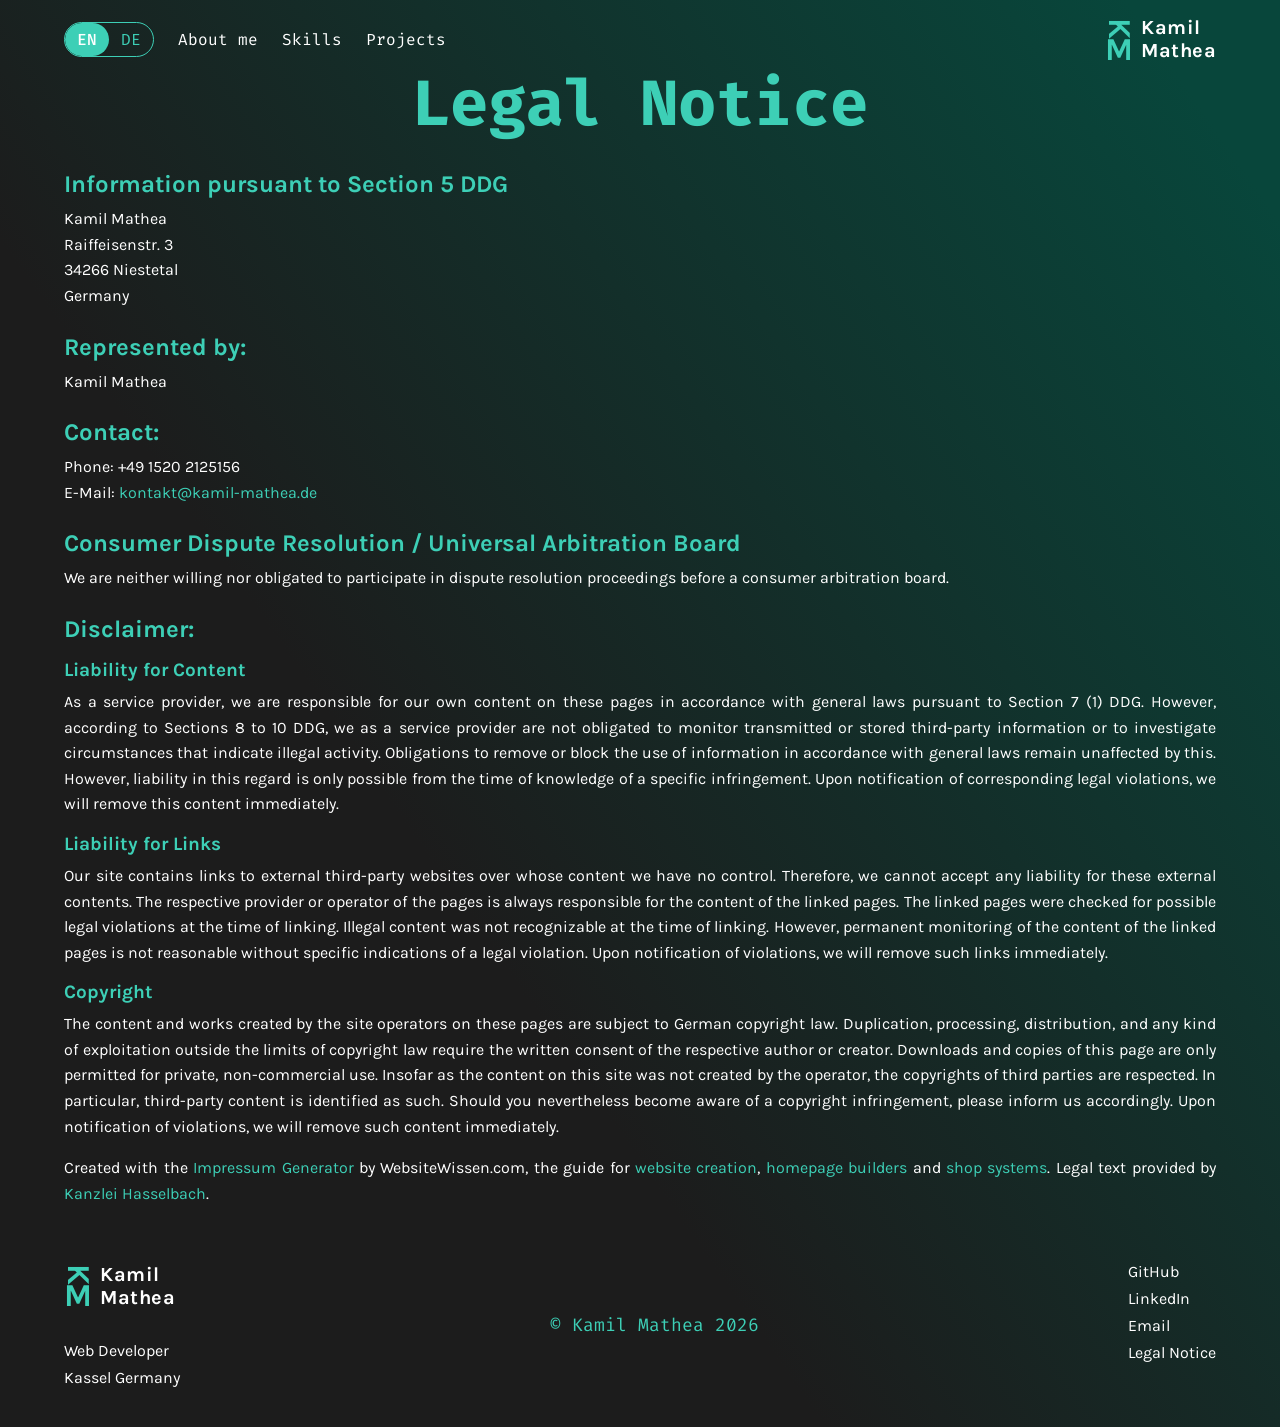
<file: imprint.html>
<!DOCTYPE html>
<html lang="en">

<head>
    <meta charset="UTF-8">
    <meta name="viewport" content="width=device-width, initial-scale=1.0">

    <link rel="shortcut icon" href="./assets/img/others/favicon.svg" type="image/x-icon">

    <title>Kamil Mathea - Portfolio</title>
    <link rel="stylesheet" href="./styles/fonts.css">
    <link rel="stylesheet" href="./styles/standard.css">
    <link rel="stylesheet" href="./styles/variables.css">
    <link rel="stylesheet" href="./styles/layout.css">
    <link rel="stylesheet" href="./styles/layout-responsive.css">
</head>

<body class="bg-gradient">
    <header>
        <a href="index.html" class="logo" aria-label="Kamil Mathea Portfolio Home">
            <div class="logo-monogram">
                <span class="letter-k">K</span>
                <span class="letter-m">M</span>
            </div>
            <div class="logo-text">
                <span>Kamil</span>
                <span>Mathea</span>
            </div>
        </a>

        <button id="burger-btn" class="burger-menu" aria-label="Toggle navigation">
            <span></span>
            <span></span>
            <span></span>
        </button>

        <a href="index.html" onclick="history.back(); return false;" class="back-btn"
            aria-label="Return to the previous page">
            <img src="../assets/img/others/left.svg" alt="" class="back-btn-icon">
        </a>

        <nav id="nav-menu">
            <div class="header-container">
                <button id="lang-toggle-btn" class="lang-switch" aria-label="Change language"
                    onclick="toggleLanguage()">
                    <span id="lang-en" class="lang-option active">EN</span>
                    <span id="lang-de" class="lang-option">DE</span>
                </button>
                <ul>
                    <li><a href="index.html#about" data-translate="nav_about">About me</a></li>
                    <li><a href="index.html#skills" data-translate="nav_skills">Skills</a></li>
                    <li><a href="index.html#projects" data-translate="nav_projects">Projects</a></li>
                </ul>
            </div>
        </nav>
    </header>

    <main class="content-wrapper legal-content">

        <h1 data-translate="imprint_title">Legal Notice</h1>

        <h2 data-translate="imprint_sec5_title">Information pursuant to Section 5 DDG</h2>
        <p>
            Kamil Mathea<br>
            Raiffeisenstr. 3<br>
            34266 Niestetal<br>
            <span data-translate="imprint_country">Germany</span>
        </p>

        <h2 data-translate="imprint_rep_title">Represented by:</h2>
        <p>
            Kamil Mathea
        </p>

        <h2 data-translate="imprint_contact_title">Contact:</h2>
        <p>
            <span data-translate="imprint_phone_label">Phone:</span> +49 1520 2125156<br>
            <span data-translate="imprint_email_label">E-Mail:</span> <a
                href="mailto:kontakt@kamil-mathea.de">kontakt@kamil-mathea.de</a>
        </p>

        <h2 data-translate="imprint_dispute_title">Consumer Dispute Resolution / Universal Arbitration Board</h2>
        <p data-translate="imprint_dispute_text">
            We are neither willing nor obligated to participate in dispute resolution proceedings before a consumer
            arbitration board.
        </p>

        <h2 data-translate="imprint_disclaimer_title">Disclaimer:</h2>

        <h3 data-translate="imprint_liability_content_title">Liability for Content</h3>
        <p data-translate="imprint_liability_content_text">
            As a service provider, we are responsible for our own content on these pages in accordance with general laws
            pursuant to Section 7 (1) DDG. However, according to Sections 8 to 10 DDG, we as a service provider are not
            obligated to monitor transmitted or stored third-party information or to investigate circumstances that
            indicate illegal activity. Obligations to remove or block the use of information in accordance with general
            laws remain unaffected by this. However, liability in this regard is only possible from the time of
            knowledge of a specific infringement. Upon notification of corresponding legal violations, we will remove
            this content immediately.
        </p>

        <h3 data-translate="imprint_liability_links_title">Liability for Links</h3>
        <p data-translate="imprint_liability_links_text">
            Our site contains links to external third-party websites over whose content we have no control. Therefore,
            we cannot accept any liability for these external contents. The respective provider or operator of the pages
            is always responsible for the content of the linked pages. The linked pages were checked for possible legal
            violations at the time of linking. Illegal content was not recognizable at the time of linking. However,
            permanent monitoring of the content of the linked pages is not reasonable without specific indications of a
            legal violation. Upon notification of violations, we will remove such links immediately.
        </p>

        <h3 data-translate="imprint_copyright_title">Copyright</h3>
        <p data-translate="imprint_copyright_text">
            The content and works created by the site operators on these pages are subject to German copyright law.
            Duplication, processing, distribution, and any kind of exploitation outside the limits of copyright law
            require the written consent of the respective author or creator. Downloads and copies of this page are only
            permitted for private, non-commercial use. Insofar as the content on this site was not created by the
            operator, the copyrights of third parties are respected. In particular, third-party content is identified as
            such. Should you nevertheless become aware of a copyright infringement, please inform us accordingly. Upon
            notification of violations, we will remove such content immediately.
        </p>

        <p>
            <span data-translate="imprint_source_p1">Created with the</span>
            <a href="https://impressum-generator.de" rel="dofollow">Impressum Generator</a>
            <span data-translate="imprint_source_p2">by WebsiteWissen.com, the guide for</span>
            <a href="https://websitewissen.com/website-erstellen" rel="dofollow"
                data-translate="imprint_source_link1">website creation</a>,
            <a href="https://websitewissen.com/homepage-baukasten-vergleich" rel="dofollow"
                data-translate="imprint_source_link2">homepage builders</a>
            <span data-translate="imprint_source_p3">and</span>
            <a href="https://websitewissen.com/shopsysteme-vergleich" rel="dofollow"
                data-translate="imprint_source_link3">shop systems</a>.
            <span data-translate="imprint_source_p4">Legal text provided by</span>
            <a href="https://www.kanzlei-hasselbach.de/" rel="dofollow" data-translate="imprint_source_link4">Kanzlei
                Hasselbach</a>.
        </p>
    </main>

    <footer>
        <div class="content-wrapper footer-content">
            <div class="footer-brand">
                <a href="index.html" class="logo" aria-label="Kamil Mathea Portfolio Home"
                    data-translate-attr="aria-label:footer_logo_aria">
                    <div class="logo-monogram">
                        <span class="letter-k">K</span>
                        <span class="letter-m">M</span>
                    </div>
                    <div class="logo-text">
                        <span>Kamil</span>
                        <span>Mathea</span>
                    </div>
                </a>
                <p>Web Developer</p>
                <p data-translate="footer_location">Kassel Germany</p>
            </div>

            <div class="footer-copyright">
                <p>&copy; Kamil Mathea 2026</p>
            </div>

            <nav aria-label="Footer Links" data-translate-attr="aria-label:footer_nav_aria" class="footer-nav">
                <a href="https://github.com/kamilmathea" target="_blank" rel="noopener">GitHub</a>
                <a href="https://www.linkedin.com/in/kamil-mathea-538b73426/" target="_blank" rel="noopener">LinkedIn</a>
                <a href="mailto:kontakt@kamil-mathea.de" data-translate="footer_link_email">Email</a>
                <a href="imprint.html" data-translate="footer_link_legal">Legal Notice</a>
            </nav>
        </div>
    </footer>

    <script src="./scripts/translations.js"></script>
    <script src="script.js"></script>
    <script src="./scripts/navigation.js"></script>
</body>

</html>
</file>
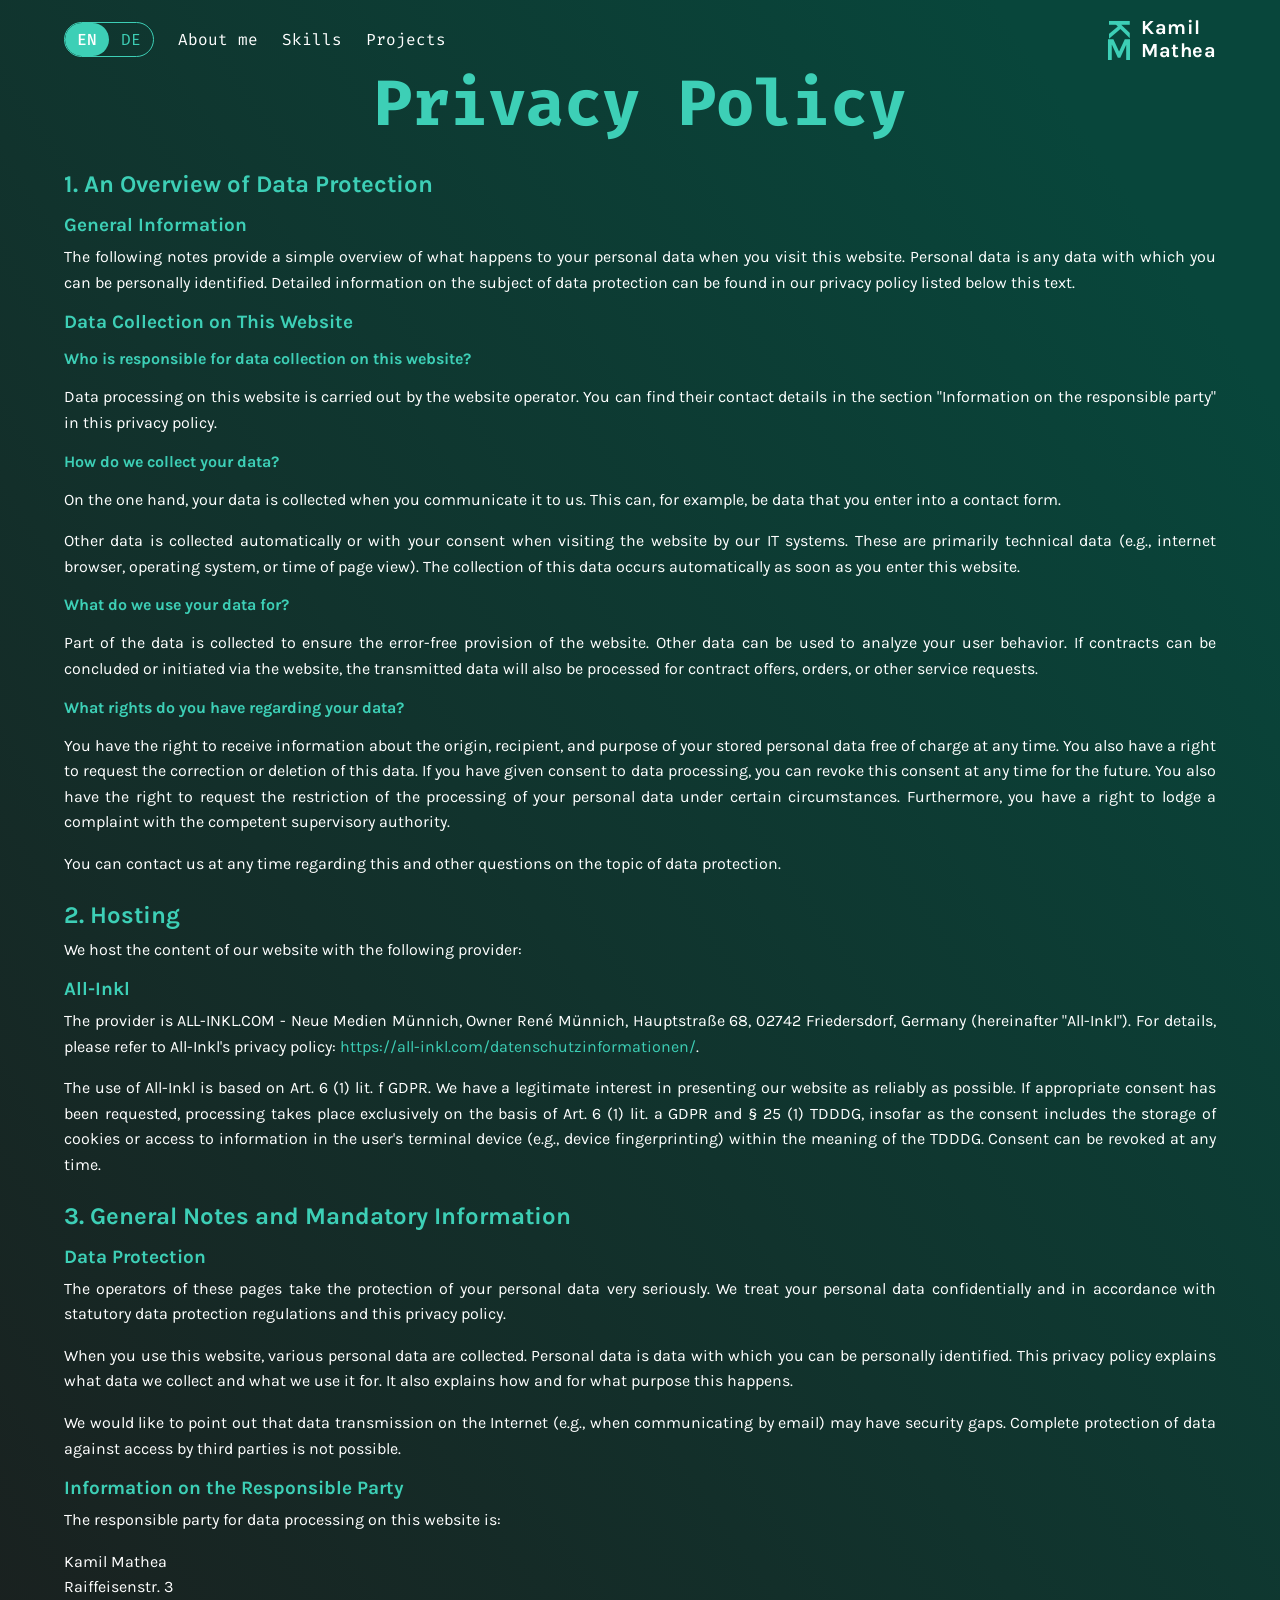
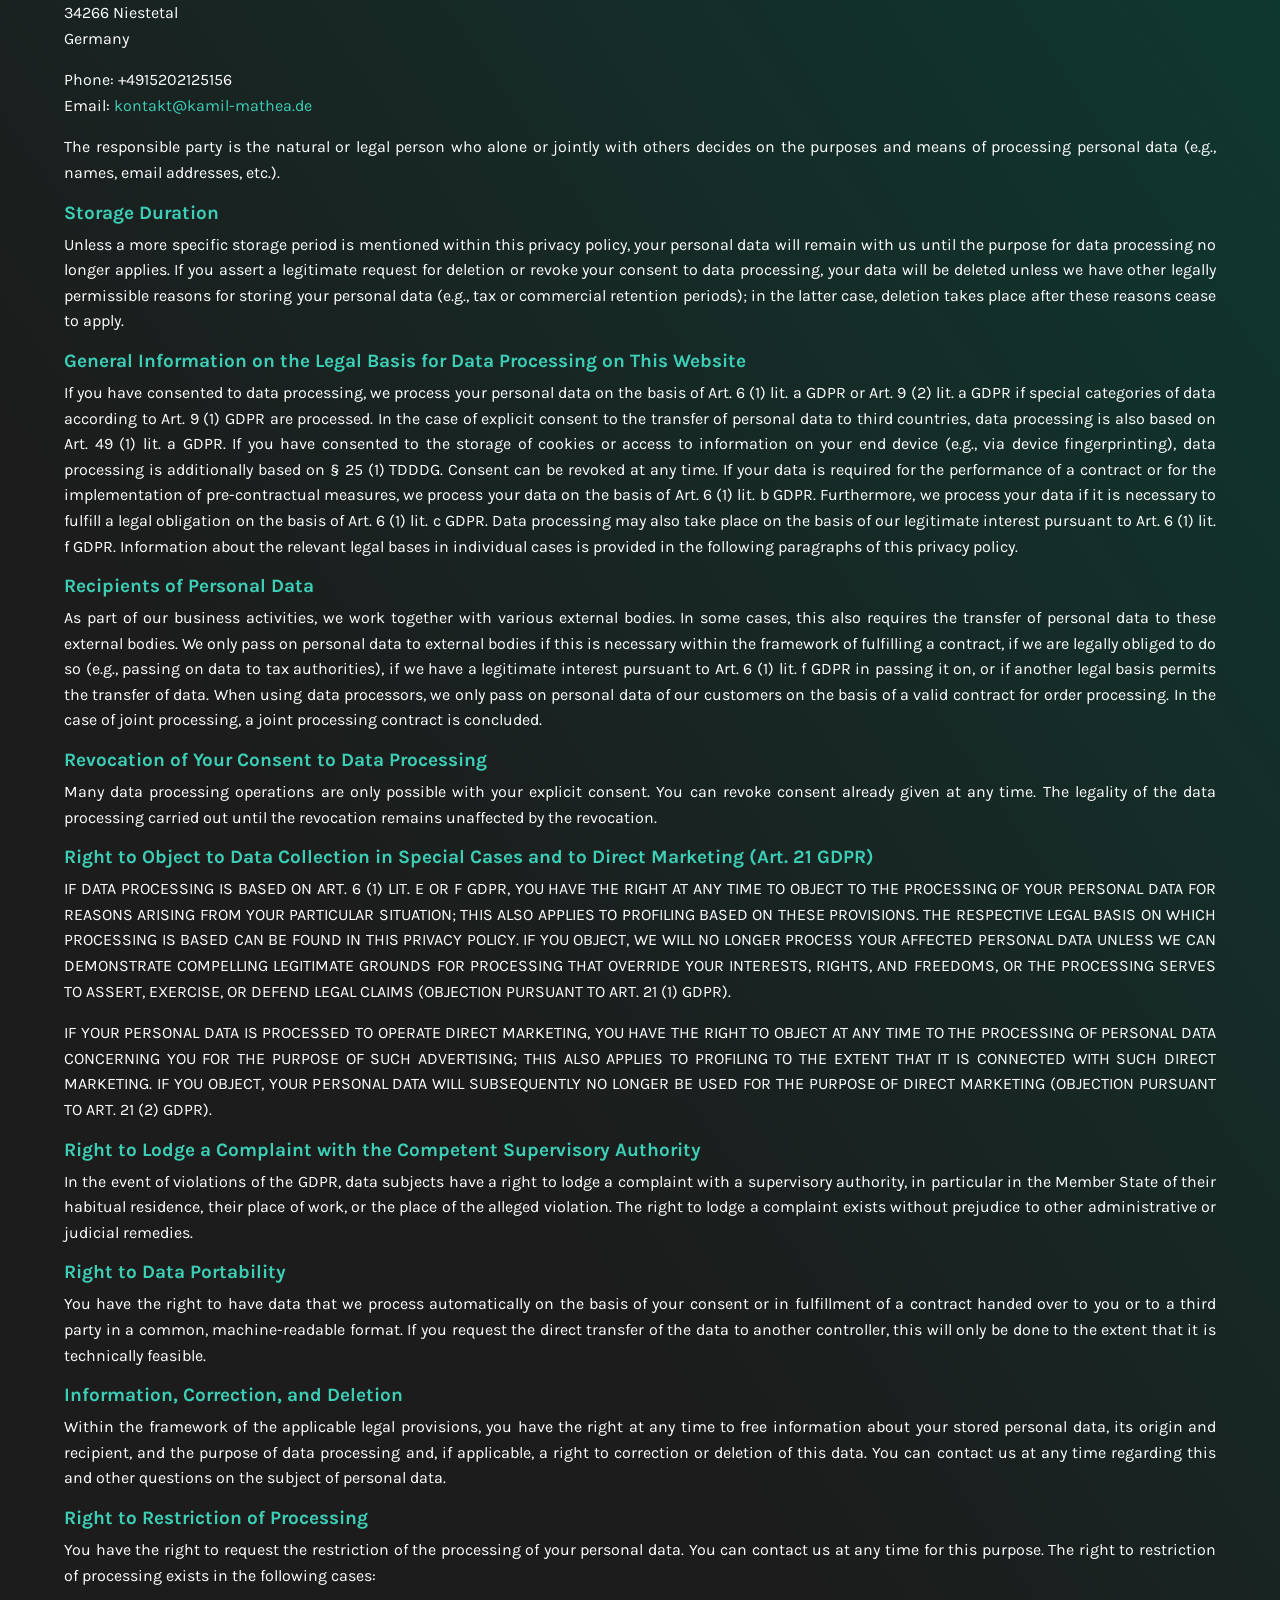
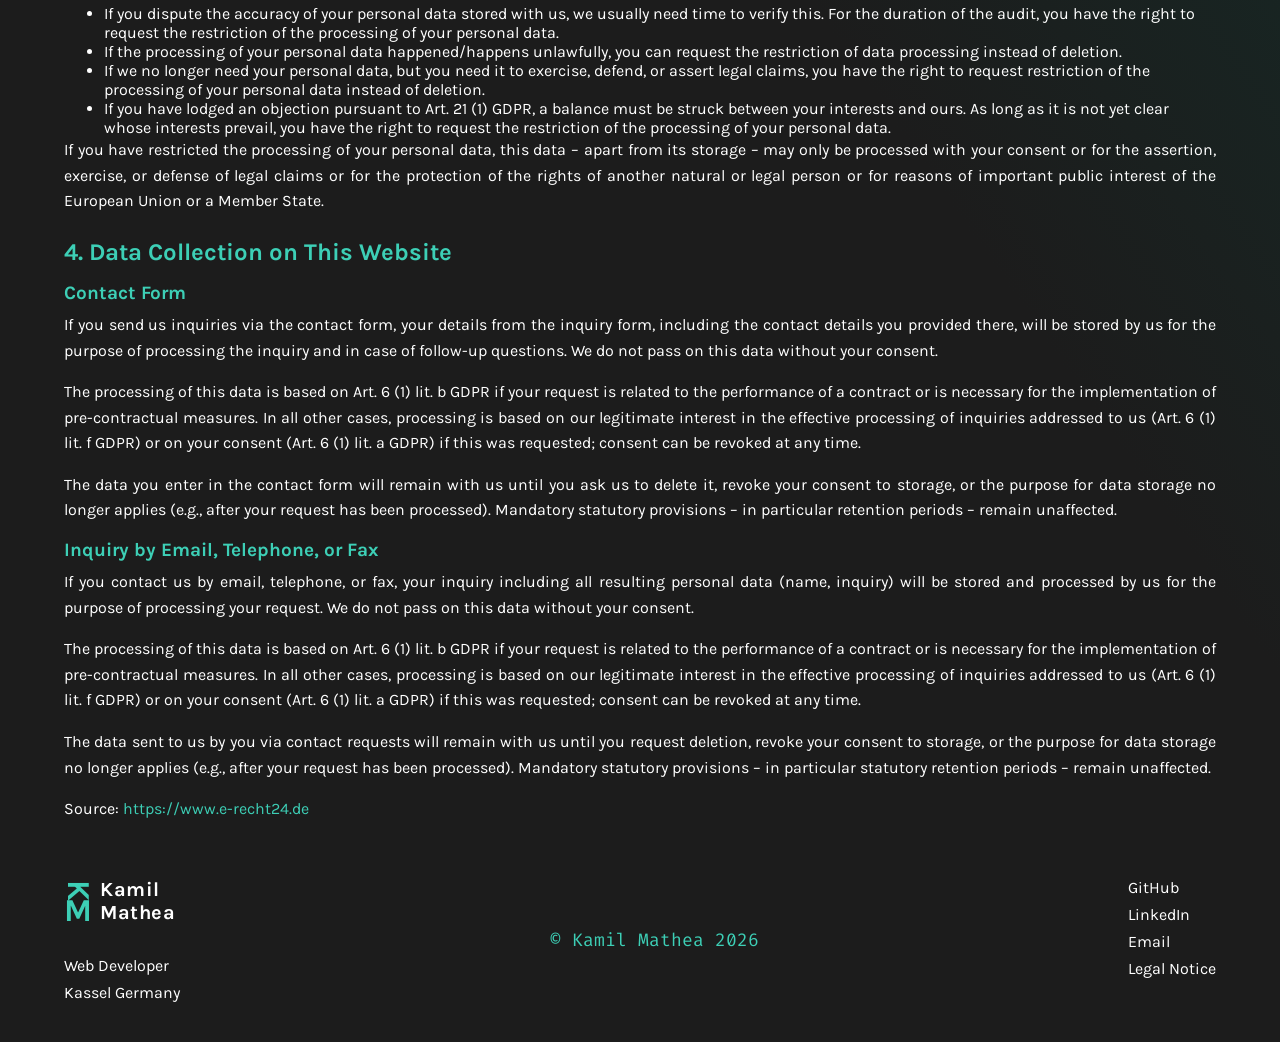
<file: privacy-policy.html>
<!DOCTYPE html>
<html lang="en">

<head>
    <meta charset="UTF-8">
    <meta name="viewport" content="width=device-width, initial-scale=1.0">

    <link rel="shortcut icon" href="./assets/img/others/favicon.svg" type="image/x-icon">

    <title>Kamil Mathea - Portfolio</title>
    <link rel="stylesheet" href="./styles/fonts.css">
    <link rel="stylesheet" href="./styles/standard.css">
    <link rel="stylesheet" href="./styles/variables.css">
    <link rel="stylesheet" href="./styles/layout.css">
    <link rel="stylesheet" href="./styles/layout-responsive.css">
</head>

<body class="bg-gradient">
    <header>
        <a href="index.html" class="logo" aria-label="Kamil Mathea Portfolio Home">
            <div class="logo-monogram">
                <span class="letter-k">K</span>
                <span class="letter-m">M</span>
            </div>
            <div class="logo-text">
                <span>Kamil</span>
                <span>Mathea</span>
            </div>
        </a>

        <button id="burger-btn" class="burger-menu" aria-label="Toggle navigation">
            <span></span>
            <span></span>
            <span></span>
        </button>

        <a href="index.html" onclick="history.back(); return false;" class="back-btn"
            aria-label="Return to the previous page">
            <img src="../assets/img/others/left.svg" alt="" class="back-btn-icon">
        </a>


        <nav id="nav-menu">
            <div class="header-container">
                <button id="lang-toggle-btn" class="lang-switch" aria-label="Change language"
                    onclick="toggleLanguage()">
                    <span id="lang-en" class="lang-option active">EN</span>
                    <span id="lang-de" class="lang-option">DE</span>
                </button>
                <ul>
                    <li><a href="index.html#about" data-translate="nav_about">About me</a></li>
                    <li><a href="index.html#skills" data-translate="nav_skills">Skills</a></li>
                    <li><a href="index.html#projects" data-translate="nav_projects">Projects</a></li>
                </ul>
            </div>
        </nav>
    </header>

    <main class="content-wrapper legal-content">
        <h1 data-translate="privacy_title">Privacy Policy</h1>

        <h2 data-translate="privacy_sec1_title">1. An Overview of Data Protection</h2>

        <h3 data-translate="privacy_sec1_sub1">General Information</h3>
        <p data-translate="privacy_sec1_p1">The following notes provide a simple overview of what happens to your
            personal data when you visit this website. Personal data is any data with which you can be personally
            identified. Detailed information on the subject of data protection can be found in our privacy policy
            listed below this text.</p>

        <h3 data-translate="privacy_sec1_sub2">Data Collection on This Website</h3>

        <h4 data-translate="privacy_sec1_q1">Who is responsible for data collection on this website?</h4>
        <p data-translate="privacy_sec1_a1">Data processing on this website is carried out by the website operator.
            You can find their contact details in the section "Information on the responsible party" in this privacy
            policy.</p>

        <h4 data-translate="privacy_sec1_q2">How do we collect your data?</h4>
        <p data-translate="privacy_sec1_a2_1">On the one hand, your data is collected when you communicate it to us.
            This can, for example, be data that you enter into a contact form.</p>
        <p data-translate="privacy_sec1_a2_2">Other data is collected automatically or with your consent when
            visiting the website by our IT systems. These are primarily technical data (e.g., internet browser,
            operating system, or time of page view). The collection of this data occurs automatically as soon as you
            enter this website.</p>

        <h4 data-translate="privacy_sec1_q3">What do we use your data for?</h4>
        <p data-translate="privacy_sec1_a3">Part of the data is collected to ensure the error-free provision of the
            website. Other data can be used to analyze your user behavior. If contracts can be concluded or
            initiated via the website, the transmitted data will also be processed for contract offers, orders, or
            other service requests.</p>

        <h4 data-translate="privacy_sec1_q4">What rights do you have regarding your data?</h4>
        <p data-translate="privacy_sec1_a4_1">You have the right to receive information about the origin, recipient,
            and purpose of your stored personal data free of charge at any time. You also have a right to request
            the correction or deletion of this data. If you have given consent to data processing, you can revoke
            this consent at any time for the future. You also have the right to request the restriction of the
            processing of your personal data under certain circumstances. Furthermore, you have a right to lodge a
            complaint with the competent supervisory authority.</p>
        <p data-translate="privacy_sec1_a4_2">You can contact us at any time regarding this and other questions on
            the topic of data protection.</p>

        <h2 data-translate="privacy_sec2_title">2. Hosting</h2>
        <p data-translate="privacy_sec2_p1">We host the content of our website with the following provider:</p>

        <h3 data-translate="privacy_sec2_sub1">All-Inkl</h3>
        <p>
            <span data-translate="privacy_sec2_p2">The provider is ALL-INKL.COM - Neue Medien Münnich, Owner René
                Münnich, Hauptstraße 68, 02742 Friedersdorf, Germany (hereinafter "All-Inkl"). For details, please
                refer to All-Inkl's privacy policy:</span>
            <a href="https://all-inkl.com/datenschutzinformationen/" target="_blank"
                rel="noopener noreferrer">https://all-inkl.com/datenschutzinformationen/</a>.
        </p>
        <p data-translate="privacy_sec2_p3">The use of All-Inkl is based on Art. 6 (1) lit. f GDPR. We have a
            legitimate interest in presenting our website as reliably as possible. If appropriate consent has been
            requested, processing takes place exclusively on the basis of Art. 6 (1) lit. a GDPR and § 25 (1) TDDDG,
            insofar as the consent includes the storage of cookies or access to information in the user's terminal
            device (e.g., device fingerprinting) within the meaning of the TDDDG. Consent can be revoked at any
            time.</p>

        <h2 data-translate="privacy_sec3_title">3. General Notes and Mandatory Information</h2>

        <h3 data-translate="privacy_sec3_sub1">Data Protection</h3>
        <p data-translate="privacy_sec3_p1">The operators of these pages take the protection of your personal data
            very seriously. We treat your personal data confidentially and in accordance with statutory data
            protection regulations and this privacy policy.</p>
        <p data-translate="privacy_sec3_p2">When you use this website, various personal data are collected. Personal
            data is data with which you can be personally identified. This privacy policy explains what data we
            collect and what we use it for. It also explains how and for what purpose this happens.</p>
        <p data-translate="privacy_sec3_p3">We would like to point out that data transmission on the Internet (e.g.,
            when communicating by email) may have security gaps. Complete protection of data against access by third
            parties is not possible.</p>

        <h3 data-translate="privacy_sec3_sub2">Information on the Responsible Party</h3>
        <p data-translate="privacy_sec3_p4">The responsible party for data processing on this website is:</p>
        <p>
            Kamil Mathea<br />
            Raiffeisenstr. 3<br />
            34266 Niestetal<br />
            Germany
        </p>
        <p>
            Phone: +4915202125156<br />
            Email: <a href="mailto:kontakt@kamil-mathea.de">kontakt@kamil-mathea.de</a>
        </p>
        <p data-translate="privacy_sec3_p5">The responsible party is the natural or legal person who alone or
            jointly with others decides on the purposes and means of processing personal data (e.g., names, email
            addresses, etc.).</p>

        <h3 data-translate="privacy_sec3_sub3">Storage Duration</h3>
        <p data-translate="privacy_sec3_p6">Unless a more specific storage period is mentioned within this privacy
            policy, your personal data will remain with us until the purpose for data processing no longer applies.
            If you assert a legitimate request for deletion or revoke your consent to data processing, your data
            will be deleted unless we have other legally permissible reasons for storing your personal data (e.g.,
            tax or commercial retention periods); in the latter case, deletion takes place after these reasons cease
            to apply.</p>

        <h3 data-translate="privacy_sec3_sub4">General Information on the Legal Basis for Data Processing on This
            Website</h3>
        <p data-translate="privacy_sec3_p7">If you have consented to data processing, we process your personal data
            on the basis of Art. 6 (1) lit. a GDPR or Art. 9 (2) lit. a GDPR if special categories of data according
            to Art. 9 (1) GDPR are processed. In the case of explicit consent to the transfer of personal data to
            third countries, data processing is also based on Art. 49 (1) lit. a GDPR. If you have consented to the
            storage of cookies or access to information on your end device (e.g., via device fingerprinting), data
            processing is additionally based on § 25 (1) TDDDG. Consent can be revoked at any time. If your data is
            required for the performance of a contract or for the implementation of pre-contractual measures, we
            process your data on the basis of Art. 6 (1) lit. b GDPR. Furthermore, we process your data if it is
            necessary to fulfill a legal obligation on the basis of Art. 6 (1) lit. c GDPR. Data processing may also
            take place on the basis of our legitimate interest pursuant to Art. 6 (1) lit. f GDPR. Information about
            the relevant legal bases in individual cases is provided in the following paragraphs of this privacy
            policy.</p>

        <h3 data-translate="privacy_sec3_sub5">Recipients of Personal Data</h3>
        <p data-translate="privacy_sec3_p8">As part of our business activities, we work together with various
            external bodies. In some cases, this also requires the transfer of personal data to these external
            bodies. We only pass on personal data to external bodies if this is necessary within the framework of
            fulfilling a contract, if we are legally obliged to do so (e.g., passing on data to tax authorities), if
            we have a legitimate interest pursuant to Art. 6 (1) lit. f GDPR in passing it on, or if another legal
            basis permits the transfer of data. When using data processors, we only pass on personal data of our
            customers on the basis of a valid contract for order processing. In the case of joint processing, a
            joint processing contract is concluded.</p>

        <h3 data-translate="privacy_sec3_sub6">Revocation of Your Consent to Data Processing</h3>
        <p data-translate="privacy_sec3_p9">Many data processing operations are only possible with your explicit
            consent. You can revoke consent already given at any time. The legality of the data processing carried
            out until the revocation remains unaffected by the revocation.</p>

        <h3 data-translate="privacy_sec3_sub7">Right to Object to Data Collection in Special Cases and to Direct
            Marketing (Art. 21 GDPR)</h3>
        <p data-translate="privacy_sec3_p10">IF DATA PROCESSING IS BASED ON ART. 6 (1) LIT. E OR F GDPR, YOU HAVE
            THE RIGHT AT ANY TIME TO OBJECT TO THE PROCESSING OF YOUR PERSONAL DATA FOR REASONS ARISING FROM YOUR
            PARTICULAR SITUATION; THIS ALSO APPLIES TO PROFILING BASED ON THESE PROVISIONS. THE RESPECTIVE LEGAL
            BASIS ON WHICH PROCESSING IS BASED CAN BE FOUND IN THIS PRIVACY POLICY. IF YOU OBJECT, WE WILL NO LONGER
            PROCESS YOUR AFFECTED PERSONAL DATA UNLESS WE CAN DEMONSTRATE COMPELLING LEGITIMATE GROUNDS FOR
            PROCESSING THAT OVERRIDE YOUR INTERESTS, RIGHTS, AND FREEDOMS, OR THE PROCESSING SERVES TO ASSERT,
            EXERCISE, OR DEFEND LEGAL CLAIMS (OBJECTION PURSUANT TO ART. 21 (1) GDPR).</p>
        <p data-translate="privacy_sec3_p11">IF YOUR PERSONAL DATA IS PROCESSED TO OPERATE DIRECT MARKETING, YOU
            HAVE THE RIGHT TO OBJECT AT ANY TIME TO THE PROCESSING OF PERSONAL DATA CONCERNING YOU FOR THE PURPOSE
            OF SUCH ADVERTISING; THIS ALSO APPLIES TO PROFILING TO THE EXTENT THAT IT IS CONNECTED WITH SUCH DIRECT
            MARKETING. IF YOU OBJECT, YOUR PERSONAL DATA WILL SUBSEQUENTLY NO LONGER BE USED FOR THE PURPOSE OF
            DIRECT MARKETING (OBJECTION PURSUANT TO ART. 21 (2) GDPR).</p>

        <h3 data-translate="privacy_sec3_sub8">Right to Lodge a Complaint with the Competent Supervisory Authority
        </h3>
        <p data-translate="privacy_sec3_p12">In the event of violations of the GDPR, data subjects have a right to
            lodge a complaint with a supervisory authority, in particular in the Member State of their habitual
            residence, their place of work, or the place of the alleged violation. The right to lodge a complaint
            exists without prejudice to other administrative or judicial remedies.</p>

        <h3 data-translate="privacy_sec3_sub9">Right to Data Portability</h3>
        <p data-translate="privacy_sec3_p13">You have the right to have data that we process automatically on the
            basis of your consent or in fulfillment of a contract handed over to you or to a third party in a
            common, machine-readable format. If you request the direct transfer of the data to another controller,
            this will only be done to the extent that it is technically feasible.</p>

        <h3 data-translate="privacy_sec3_sub10">Information, Correction, and Deletion</h3>
        <p data-translate="privacy_sec3_p14">Within the framework of the applicable legal provisions, you have the
            right at any time to free information about your stored personal data, its origin and recipient, and the
            purpose of data processing and, if applicable, a right to correction or deletion of this data. You can
            contact us at any time regarding this and other questions on the subject of personal data.</p>

        <h3 data-translate="privacy_sec3_sub11">Right to Restriction of Processing</h3>
        <p data-translate="privacy_sec3_p15">You have the right to request the restriction of the processing of your
            personal data. You can contact us at any time for this purpose. The right to restriction of processing
            exists in the following cases:</p>
        <ul>
            <li data-translate="privacy_sec3_li1">If you dispute the accuracy of your personal data stored with us,
                we usually need time to verify this. For the duration of the audit, you have the right to request
                the restriction of the processing of your personal data.</li>
            <li data-translate="privacy_sec3_li2">If the processing of your personal data happened/happens
                unlawfully, you can request the restriction of data processing instead of deletion.</li>
            <li data-translate="privacy_sec3_li3">If we no longer need your personal data, but you need it to
                exercise, defend, or assert legal claims, you have the right to request restriction of the
                processing of your personal data instead of deletion.</li>
            <li data-translate="privacy_sec3_li4">If you have lodged an objection pursuant to Art. 21 (1) GDPR, a
                balance must be struck between your interests and ours. As long as it is not yet clear whose
                interests prevail, you have the right to request the restriction of the processing of your personal
                data.</li>
        </ul>
        <p data-translate="privacy_sec3_p16">If you have restricted the processing of your personal data, this data
            – apart from its storage – may only be processed with your consent or for the assertion, exercise, or
            defense of legal claims or for the protection of the rights of another natural or legal person or for
            reasons of important public interest of the European Union or a Member State.</p>

        <h2 data-translate="privacy_sec4_title">4. Data Collection on This Website</h2>

        <h3 data-translate="privacy_sec4_sub1">Contact Form</h3>
        <p data-translate="privacy_sec4_p1">If you send us inquiries via the contact form, your details from the
            inquiry form, including the contact details you provided there, will be stored by us for the purpose of
            processing the inquiry and in case of follow-up questions. We do not pass on this data without your
            consent.</p>
        <p data-translate="privacy_sec4_p2">The processing of this data is based on Art. 6 (1) lit. b GDPR if your
            request is related to the performance of a contract or is necessary for the implementation of
            pre-contractual measures. In all other cases, processing is based on our legitimate interest in the
            effective processing of inquiries addressed to us (Art. 6 (1) lit. f GDPR) or on your consent (Art. 6
            (1) lit. a GDPR) if this was requested; consent can be revoked at any time.</p>
        <p data-translate="privacy_sec4_p3">The data you enter in the contact form will remain with us until you ask
            us to delete it, revoke your consent to storage, or the purpose for data storage no longer applies
            (e.g., after your request has been processed). Mandatory statutory provisions – in particular retention
            periods – remain unaffected.</p>

        <h3 data-translate="privacy_sec4_sub2">Inquiry by Email, Telephone, or Fax</h3>
        <p data-translate="privacy_sec4_p4">If you contact us by email, telephone, or fax, your inquiry including
            all resulting personal data (name, inquiry) will be stored and processed by us for the purpose of
            processing your request. We do not pass on this data without your consent.</p>
        <p data-translate="privacy_sec4_p5">The processing of this data is based on Art. 6 (1) lit. b GDPR if your
            request is related to the performance of a contract or is necessary for the implementation of
            pre-contractual measures. In all other cases, processing is based on our legitimate interest in the
            effective processing of inquiries addressed to us (Art. 6 (1) lit. f GDPR) or on your consent (Art. 6
            (1) lit. a GDPR) if this was requested; consent can be revoked at any time.</p>
        <p data-translate="privacy_sec4_p6">The data sent to us by you via contact requests will remain with us
            until you request deletion, revoke your consent to storage, or the purpose for data storage no longer
            applies (e.g., after your request has been processed). Mandatory statutory provisions – in particular
            statutory retention periods – remain unaffected.</p>

        <p>
            <span data-translate="privacy_source">Source:</span> <a href="https://www.e-recht24.de" target="_blank"
                rel="noopener noreferrer">https://www.e-recht24.de</a>
        </p>
    </main>

    <footer>
        <div class="content-wrapper footer-content">
            <div class="footer-brand">
                <a href="index.html" class="logo" aria-label="Kamil Mathea Portfolio Home"
                    data-translate-attr="aria-label:footer_logo_aria">
                    <div class="logo-monogram">
                        <span class="letter-k">K</span>
                        <span class="letter-m">M</span>
                    </div>
                    <div class="logo-text">
                        <span>Kamil</span>
                        <span>Mathea</span>
                    </div>
                </a>
                <p>Web Developer</p>
                <p data-translate="footer_location">Kassel Germany</p>
            </div>

            <div class="footer-copyright">
                <p>&copy; Kamil Mathea 2026</p>
            </div>

            <nav aria-label="Footer Links" data-translate-attr="aria-label:footer_nav_aria" class="footer-nav">
                <a href="https://github.com/kamilmathea" target="_blank" rel="noopener">GitHub</a>
                <a href="https://www.linkedin.com/in/kamil-mathea-538b73426/" target="_blank" rel="noopener">LinkedIn</a>
                <a href="mailto:kontakt@kamil-mathea.de" data-translate="footer_link_email">Email</a>
                <a href="imprint.html" data-translate="footer_link_legal">Legal Notice</a>
            </nav>
        </div>
    </footer>

    <script src="./scripts/translations.js"></script>
    <script src="script.js"></script>
    <script src="./scripts/navigation.js"></script>
</body>

</html>
</file>
<file: styles/fonts.css>
@font-face {
    font-family: 'Karla';
    src: url('../assets/fonts/Karla/static/Karla-Regular.ttf') format('truetype');
    font-weight: 400;
    font-style: normal;
}

@font-face {
    font-family: 'Karla';
    src: url('../assets/fonts/Karla/static/Karla-Medium.ttf') format('truetype');
    font-weight: 500;
    font-style: normal;
}

@font-face {
    font-family: 'Karla';
    src: url('../assets/fonts/Karla/static/Karla-Bold.ttf') format('truetype');
    font-weight: 700;
    font-style: normal;
}

@font-face {
    font-family: 'Fira Code';
    src: url('../assets/fonts/Fira_Code/static/FiraCode-Regular.ttf') format('truetype');
    font-weight: 400;
    font-style: normal;
}

@font-face {
    font-family: 'Fira Code';
    src: url('../assets/fonts/Fira_Code/static/FiraCode-Medium.ttf') format('truetype');
    font-weight: 500;
    font-style: normal;
}

@font-face {
    font-family: 'Fira Code';
    src: url('../assets/fonts/Fira_Code/static/FiraCode-Bold.ttf') format('truetype');
    font-weight: 700;
    font-style: normal;
}
</file>
<file: styles/variables.css>
:root {
    --color-bg-dark: rgba(28, 28, 28, 1);
    --color-text-white: rgba(255, 255, 255, 1);
    --color-accent-green: rgba(61, 207, 182, 1);
    --color-accent-green-transparent: rgba(61, 207, 182, 0.1);
    --color-accent-green-less-transparent: rgba(61, 207, 182, 0.3);
    --gradient-hero: linear-gradient(55.22deg, #1C1C1C 36.26%, #08463B 93.28%);
    --color-text-muted: rgba(255, 255, 255, 0.8);
    --color-border: var(--color-accent-green);
    --color-error: rgba(236, 123, 123, 0.8);
}

body {
    font-family: 'Karla', sans-serif;
    color: var(--color-text-white);
    background-color: var(--color-bg-dark);
}

h2,
h3,
.ticker-text,
button {
    font-family: 'Fira Code', monospace;
}

section {
    background-color: var(--color-bg-dark);
    width: 100%;
}

a,
h3 {
    color: var(--color-text-white);
}

h2 {
    color: var(--color-accent-green);
}

.text-accent {
    color: var(--color-accent-green);
}
</file>
<file: styles/layout.css>
.d-none {
    display: none;
}

h2 {
    font-size: 64px;
    font-weight: 700;
    margin: 24px 0;
    -webkit-hyphens: manual;
    hyphens: manual;
    overflow-wrap: break-word;
    text-wrap: balance;
}

p {
    text-align: justify;
    text-justify: inter-word;

}

section:not(.hero-container) {
    padding: 60px 0;
}

.content-wrapper {
    max-width: 1440px;
    margin: 0 auto;
    width: 100%;
    padding: 0 5%;
}

.bg-gradient {
    background: var(--gradient-hero);
}

header {
    display: flex;
    justify-content: space-between;
    align-items: center;
    max-width: 1440px;
    margin: 0 auto;
    width: 100%;
    padding: 16px 5% 0;
}

header nav {
    order: 1;
}

header .logo {
    order: 2;
}

.header-container {
    font-family: 'Fira Code', monospace;
    display: flex;
    align-items: center;
    gap: 24px;
}

header ul {
    display: flex;
    list-style: none;
    gap: 24px;
    padding: 0;
}

header ul li:hover {
    scale: 1.05;
    transition: all 0.3s ease;
}

header ul li a:hover {
    color: var(--color-accent-green);
    transition: all 0.3s ease;
}

.back-btn {
    display: none;
    align-items: center;
    transition: transform 0.3s ease;
}

.back-btn:hover {
    transform: translateX(-4px);
}

.back-btn-icon {
    width: 36px;
    height: 36px;
}

.lang-switch {
    display: inline-flex;
    align-items: center;
    background: transparent;
    border: 1px solid var(--color-accent-green);
    border-radius: 100px;
    font-size: 16px;
    padding: 0;
    cursor: pointer;
    overflow: hidden;
}

.lang-option {
    color: var(--color-accent-green);
    padding: 6px 12px;
    border-radius: 100px;
    transition: all 0.3s ease;
}

.lang-option.active {
    background-color: var(--color-accent-green);
    color: var(--color-text-white);
    font-weight: 500;
}

.logo {
    display: flex;
    align-items: center;
    gap: 8px;
    text-decoration: none;
}

.logo-monogram {
    display: flex;
    flex-direction: column;
    align-items: center;
    font-size: 32px;
    font-weight: 700;
    line-height: 0.8;
}

.logo-monogram span {
    color: var(--color-accent-green);
    -webkit-text-stroke: 0.5px transparent;
    transition: color 0.3s ease-in-out, -webkit-text-stroke-color 0.3s ease-in-out;
}

.logo-monogram .letter-k {
    display: inline-block;
    transform: rotate(90deg);
    margin-bottom: -5px;
}

.logo-text {
    display: flex;
    flex-direction: column;
    font-size: 20px;
    font-weight: 700;
    letter-spacing: 0.5px;
}

.logo-text span {
    color: var(--color-text-white);
    -webkit-text-stroke: 0.5px transparent;
    transition: color 0.3s ease-in-out, -webkit-text-stroke-color 0.3s ease-in-out;
}

.logo:hover .logo-monogram span {
    color: transparent;
    -webkit-text-stroke-color: var(--color-accent-green);
}

.logo:hover .logo-text span {
    color: transparent;
    -webkit-text-stroke-color: var(--color-text-white);
}

.burger-menu {
    display: none;
    flex-direction: column;
    justify-content: space-between;
    width: 30px;
    height: 20px;
    background: transparent;
    border: none;
    cursor: pointer;
    padding: 0;
    z-index: 100;
}

.burger-menu span {
    width: 100%;
    height: 2px;
    background-color: var(--color-text-white);
    border-radius: 2px;
    transition: all 0.3s ease-in-out;
}

.nav-overlay {
    position: fixed;
    top: 0;
    left: 0;
    width: 100vw;
    height: 100vh;
    background: rgba(0, 0, 0, 0.3);
    opacity: 0;
    visibility: hidden;
    transition: opacity 0.3s ease, visibility 0.3s ease;
    z-index: 80;
}

.nav-overlay.is-active {
    opacity: 1;
    visibility: visible;
}

body.no-scroll {
    overflow: hidden;
}

.skills-and-contact-btn {
    position: relative;
    display: inline-flex;
    align-items: center;
    justify-content: center;
    font-size: 18px;
    color: var(--color-text-white);
    border: 1px solid var(--color-text-white);
    border-radius: 100px;
    padding: 12px 24px;
    text-decoration: none;
    overflow: hidden;
    white-space: nowrap;
    transition: border-color 0.3s ease, color 0.3s ease;
}

.skills-and-contact-btn p {
    margin: 0;
    padding: 0;
    display: inline-block;
}

.skills-and-contact-btn:hover {
    color: var(--color-accent-green);
    border-color: var(--color-accent-green);
}

.skills-and-contact-btn:hover p {
    animation: button-text-flow 3.5s linear infinite;
}

@keyframes button-text-flow {
    0% {
        transform: translateX(0);
    }

    45% {
        transform: translateX(-150%);
    }

    45.001% {
        transform: translateX(150%);
    }

    100% {
        transform: translateX(0);
    }
}

.green-separator {
    width: 100%;
    height: 1px;
    background-color: var(--color-accent-green);
}

.section-headline {
    align-self: flex-start;
    font-weight: 700;
    text-transform: uppercase;
    font-size: 24px;
    letter-spacing: 1px;
    color: var(--color-accent-green);
}

footer {
    background-color: transparent;
    width: 100%;
    padding: 40px 0;
}

.footer-content {
    display: flex;
    justify-content: space-between;
    align-items: flex-start;
    gap: 24px;
}

.footer-brand {
    display: flex;
    flex-direction: column;
    gap: 8px;
}

.footer-brand .logo {
    margin-bottom: 24px;
}

.footer-copyright {
    align-self: center;
}

.footer-copyright p {
    font-family: 'Fira Code', monospace;
    color: var(--color-accent-green);
    font-size: 18px;
}

.footer-nav {
    display: flex;
    flex-direction: column;
    gap: 8px;
}

.footer-nav a {
    transition: color 0.3s ease;
}

.footer-nav a:hover {
    color: var(--color-accent-green);
}

body.bg-gradient {
    display: flex;
    flex-direction: column;
    min-height: 100vh;
}

main {
    flex-grow: 1;
}

.legal-content h1 {
    font-family: 'Fira Code', monospace;
    font-size: 64px;
    color: var(--color-accent-green);
    text-align: center;
}

.legal-content h2 {
    font-family: 'Karla', sans-serif;
    color: var(--color-text-white);
    font-size: 19px;
}

.legal-content p {
    color: var(--color-accent-green);
    font-size: 16px;
}

.legal-content span {
    font-size: 16px;
    color: var(--color-text-white);
}

.legal-content h2 {
    font-family: 'Karla', sans-serif;
    color: var(--color-accent-green);
    font-size: 24px;
    margin-top: 24px;
    margin-bottom: 8px;
}

.legal-content h3 {
    font-family: 'Karla', sans-serif;
    color: var(--color-accent-green);
    font-size: 19px;
    margin-top: 16px;
    margin-bottom: 8px;
}

.legal-content h4 {
    color: var(--color-accent-green);
    margin: 16px 0;
}

.legal-content p {
    color: var(--color-text-white);
    font-size: 16px;
    line-height: 1.6;
    margin-bottom: 16px;
}

.legal-content a {
    color: var(--color-accent-green);

}

.legal-content a:hover {
    text-decoration: underline;
}
</file>
<file: styles/layout-responsive.css>
@media (max-width: 1024px) {
    .section-headline {
        font-size: 18px;
    }

    header {
        flex-wrap: wrap;
        row-gap: 32px;
    }

    header .logo {
        order: 1;
    }

    header .logo-text {
        display: none;
    }

    .burger-menu {
        order: 2;
        display: flex;
    }

    .burger-menu:hover span,
    .burger-menu.is-active span {
        background-color: var(--color-accent-green);
    }

    .back-btn {
        display: flex;
        order: 3;
        width: 100%;
    }

    header nav {
        order: 4;
        position: absolute;
        top: 60px;
        right: 5%;
        width: 250px;
        padding: 32px 24px;
        background: var(--gradient-hero);
        border: 1px solid var(--color-accent-green);
        border-radius: 16px;
        opacity: 0;
        visibility: hidden;
        transform: translateY(-30px);
        transition: opacity 0.3s ease, transform 0.3s ease, visibility 0.3s ease;
        z-index: 90;
    }

    header nav.nav-active {
        opacity: 1;
        visibility: visible;
        transform: translateY(0);
    }

    .header-container {
        flex-direction: column-reverse;
        gap: 32px;
        align-items: center;
    }

    header ul {
        flex-direction: column;
        align-items: center;
        gap: 20px;
        font-size: 18px;
    }

    .skills-and-contact-btn {
        color: var(--color-accent-green);
        border-color: var(--color-accent-green);
    }

    .skills-and-contact-btn p {
        animation: button-text-flow 3.5s linear infinite;
    }

    .footer-content {
        display: grid;
        grid-template-columns: 1fr auto;
        gap: 32px 24px;
        align-items: start;
    }

    .footer-brand {
        grid-column: 1;
        grid-row: 1;
    }

    .footer-nav {
        grid-column: 2;
        grid-row: 1;
        align-items: flex-end;
        text-align: right;
    }

    .footer-copyright {
        grid-column: 1 / -1;
        grid-row: 2;
        justify-self: center;
    }
}

@media (max-width: 600px) {
    p {
        text-align: left;
    }

    .legal-content h1 {
        font-size: 56px;
    }
}

@media (max-width: 500px) {
    h2 {
        font-size: 56px;
    }

    .legal-content h1 {
        font-size: 40px;
    }
}

@media (max-width: 425px) {
    h2 {
        font-size: 48px;
    }
}
</file>
<file: styles/standard.css>
* {
    box-sizing: border-box;
    margin: 0;
    scroll-behavior: smooth;
}

a {
    text-decoration: none;
}

@media (prefers-reduced-motion: reduce) {
    [data-aos] {
        opacity: 1 !important;
        transform: none !important;
        transition: none !important;
    }
}

section[id][data-aos] {
    transform: none !important;
}

section[id][data-aos].aos-animate {
    transform: translate3d(0, 0, 0) !important;
}
</file>
